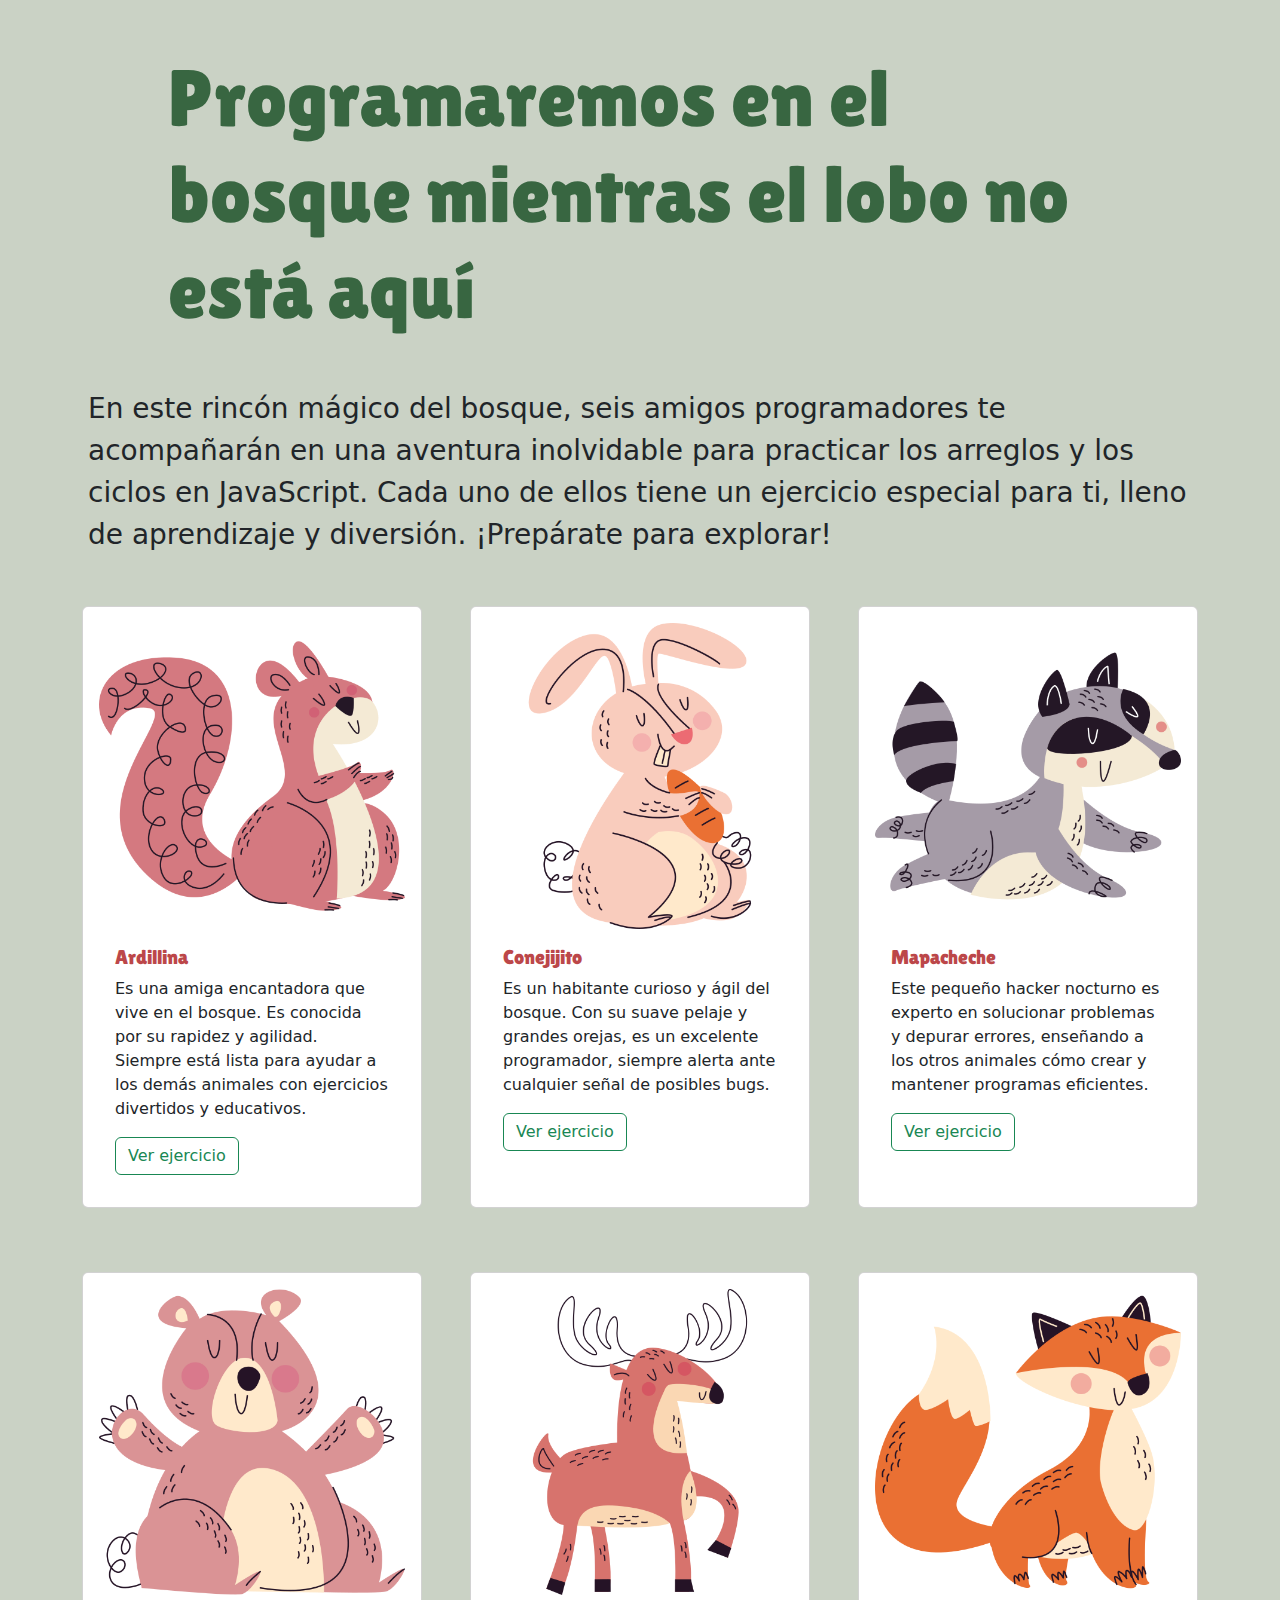
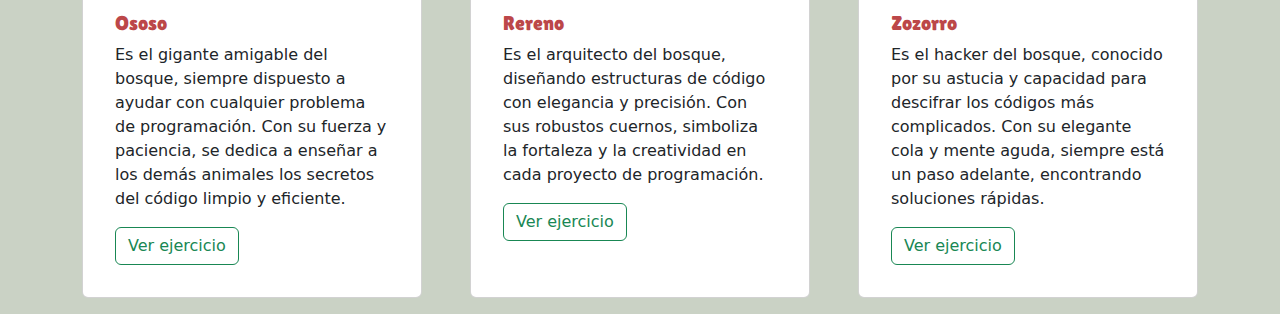
<file: index.html>
<!doctype html>
<html lang="en">

<head>
    <meta charset="utf-8">
    <meta name="viewport" content="width=device-width, initial-scale=1">
    <title>Arreglos y ciclos</title>
    <link rel="icon" href="./favicon.png">
    <link rel="stylesheet" href="./style.css">
    <link rel="preconnect" href="https://fonts.googleapis.com">
    <link rel="preconnect" href="https://fonts.gstatic.com" crossorigin>
    <link href="https://fonts.googleapis.com/css2?family=Lilita+One&display=swap" rel="stylesheet">
    <link href="https://cdn.jsdelivr.net/npm/bootstrap@5.3.3/dist/css/bootstrap.min.css" rel="stylesheet"
        integrity="sha384-QWTKZyjpPEjISv5WaRU9OFeRpok6YctnYmDr5pNlyT2bRjXh0JMhjY6hW+ALEwIH" crossorigin="anonymous">
</head>

<body class="bg">

    <head>
        <h1 class="display-1 px-5 text-center-justify" id="h1">Programaremos en el bosque mientras el lobo no está
            aquí
        </h1>
        <p class=" fs-3 px-5 text-start" id="header__text">En este rincón mágico del bosque, seis amigos
            programadores te
            acompañarán en una aventura
            inolvidable para
            practicar los arreglos y los ciclos en JavaScript. Cada uno de ellos tiene un ejercicio especial para ti,
            lleno de aprendizaje y diversión. ¡Prepárate para explorar!</p>
    </head>
    <main>
        <section>
            <div class="container d-flex justify-content-center">
                <div class="row row-cols-1 row-cols-sm-2 row-cols-md-3 g-5">
                    <div class="col d-flex justify-content-center mb-3">
                        <div class="card p-3">
                            <img src="./images/ardilla.png" class="img-fluid" alt="...">
                            <div class="card-body">
                                <h5 class="card__subtitle">Ardillina</h5>
                                <p class="card-text">Es una amiga encantadora que vive en el bosque. Es conocida por su
                                    rapidez y agilidad. Siempre está lista para ayudar a los demás animales con
                                    ejercicios divertidos y educativos.</p>
                                <a class="btn btn-outline-success" href="./src/pages/ejercicio1/ejercicio1.html">Ver
                                    ejercicio</a>
                            </div>
                        </div>
                    </div>
                    <div class="col d-flex justify-content-center mb-3">
                        <div class="card p-3">
                            <img src="./images/conejo.png" class="img-fluid" alt="...">
                            <div class="card-body">
                                <h5 class="card__subtitle">Conejijito</h5>
                                <p class="card-text">Es un habitante curioso y ágil del bosque. Con su suave pelaje y
                                    grandes orejas, es un excelente programador, siempre alerta ante cualquier señal de
                                    posibles bugs.</p>
                                <a class="btn btn-outline-success" href="./src/pages/ejercicio2/ejercicio2.html">Ver
                                    ejercicio</a>
                            </div>
                        </div>
                    </div>
                    <div class="col d-flex justify-content-center mb-3">
                        <div class="card p-3">
                            <img src="./images/mapache.png" class="img-fluid" alt="...">
                            <div class="card-body">
                                <h5 class="card__subtitle">Mapacheche</h5>
                                <p class="card-text">Este pequeño hacker nocturno es experto en solucionar problemas y
                                    depurar errores, enseñando a los otros animales cómo crear y mantener programas
                                    eficientes.</p>
                                <a class="btn btn-outline-success" href="./src/pages/ejercicio3/ejercicio3.html">Ver
                                    ejercicio</a>
                            </div>
                        </div>
                    </div>
                    <div class="col d-flex justify-content-center mb-3">
                        <div class="card p-3">
                            <img src="./images/oso.png" class="img-fluid" alt="caricatura de oso feliz">
                            <div class="card-body">
                                <h5 class="card__subtitle">Ososo</h5>
                                <p class="card-text">Es el gigante amigable del bosque, siempre dispuesto a ayudar con
                                    cualquier problema de programación. Con su fuerza y paciencia, se dedica a enseñar a
                                    los demás animales los secretos del código limpio y eficiente.</p>
                                <a class="btn btn-outline-success" href="./src/pages/ejercicio4/ejercicio4.html">Ver
                                    ejercicio</a>
                            </div>
                        </div>
                    </div>
                    <div class="col d-flex justify-content-center mb-3">
                        <div class="card p-3">
                            <img src="./images/reno.png" class="img-fluid" alt="caricatura de reno feliz">
                            <div class="card-body">
                                <h5 class="card__subtitle">Rereno</h5>
                                <p class="card-text">Es el arquitecto del bosque, diseñando estructuras de código con
                                    elegancia y precisión. Con sus robustos cuernos, simboliza la fortaleza y la
                                    creatividad en cada proyecto de programación.</p>
                                <a class="btn btn-outline-success" href="./src/pages/ejercicio5/ejercicio5.html">Ver
                                    ejercicio</a>
                            </div>
                        </div>
                    </div>
                    <div class="col d-flex justify-content-center mb-3">
                        <div class="card p-3">
                            <img src="./images/zorro.png" class="img-fluid" alt="caricatura de zorro feliz">
                            <div class="card-body">
                                <h5 class="card__subtitle">Zozorro</h5>
                                <p class="card-text">Es el hacker del bosque, conocido por su astucia y capacidad para
                                    descifrar los códigos más complicados. Con su elegante cola y mente aguda, siempre
                                    está un paso adelante, encontrando soluciones rápidas.</p>
                                <a class="btn btn-outline-success" href="./src/pages/ejercicio6/ejercicio6.html">Ver
                                    ejercicio</a>
                            </div>
                        </div>
                    </div>
                </div>
            </div>
        </section>
    </main>
    <script src="https://cdn.jsdelivr.net/npm/bootstrap@5.3.3/dist/js/bootstrap.bundle.min.js"
        integrity="sha384-YvpcrYf0tY3lHB60NNkmXc5s9fDVZLESaAA55NDzOxhy9GkcIdslK1eN7N6jIeHz"
        crossorigin="anonymous"></script>
</body>

</html>
</file>
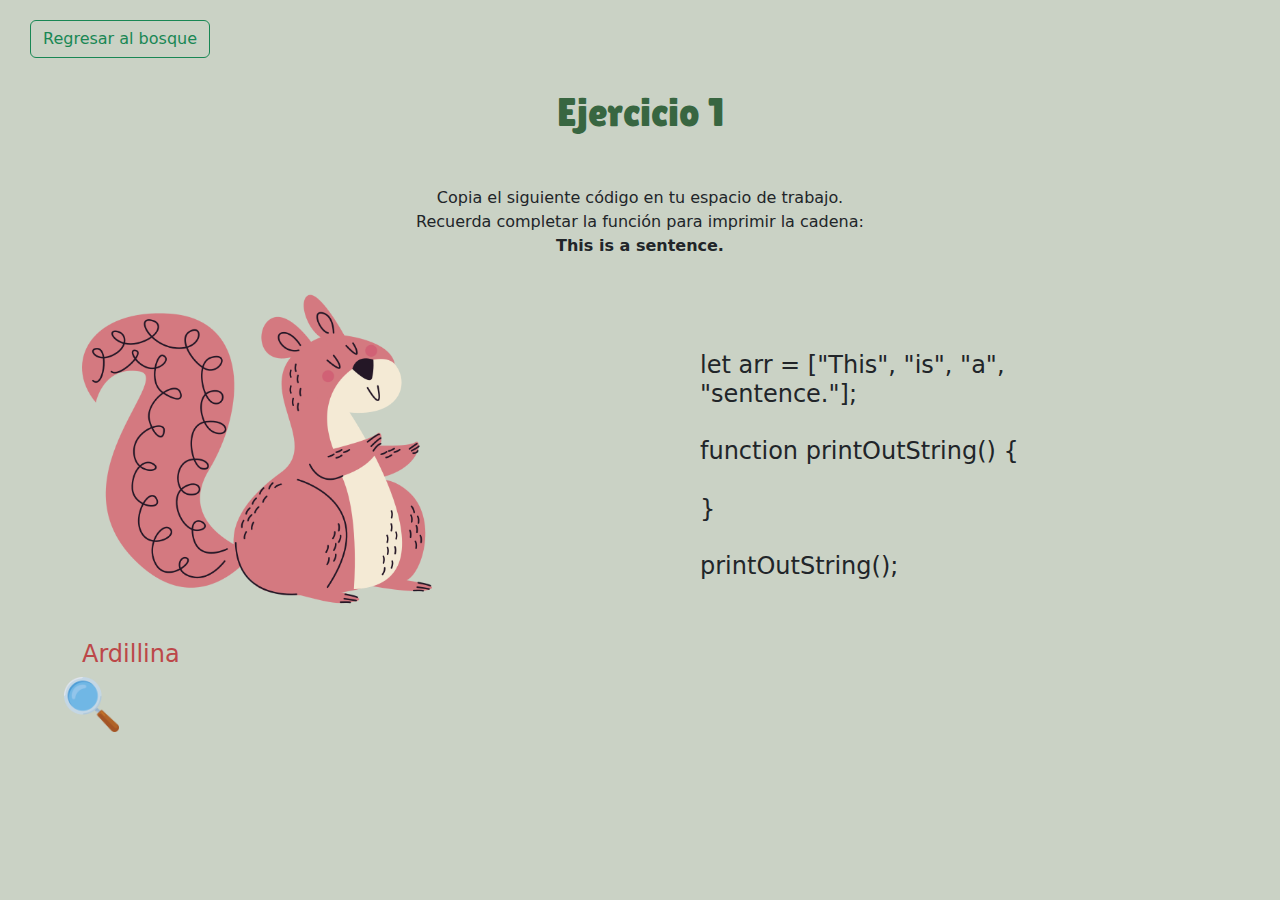
<file: src/pages/ejercicio1/ejercicio1.html>
<!doctype html>
<html lang="es">

<head>
    <meta charset="utf-8">
    <meta name="viewport" content="width=device-width, initial-scale=1">
    <title>Arreglos y ciclos</title>
    <link rel="icon" href="/favicon.png">
    <link rel="stylesheet" href="/style.css">
    <link rel="preconnect" href="https://fonts.googleapis.com">
    <link rel="preconnect" href="https://fonts.gstatic.com" crossorigin>
    <link href="https://fonts.googleapis.com/css2?family=Lilita+One&display=swap" rel="stylesheet">
    <link href="https://cdn.jsdelivr.net/npm/bootstrap@5.3.3/dist/css/bootstrap.min.css" rel="stylesheet"
        integrity="sha384-QWTKZyjpPEjISv5WaRU9OFeRpok6YctnYmDr5pNlyT2bRjXh0JMhjY6hW+ALEwIH" crossorigin="anonymous">
</head>

<body class="bg">

    <head>
        <a class="btn btn-outline-success" href="../../../index.html" id="button">Regresar al bosque</a>
        <div class="container">
            <h1 class="text-center" id="h1">
                Ejercicio 1</h1>
            <p class="text-center">Copia el siguiente código en tu espacio de trabajo. <br> Recuerda completar
                la
                función para imprimir la
                cadena: <br><strong>This is a sentence.</strong></p>
        </div>
    </head>

    <main>
        <section>
            <div class="container">
                <div class="row">
                    <div class="col">
                        <img src="../../../images/ardilla.png" alt="caricatura de ardilla feliz" class="img-fluid  mb-3"
                            id="animal">
                        <p class="h4" id="animal_text">Ardillina</p>
                    </div>
                    <div class="col">
                        <p class="h4 p-5" id="operacionUno"></p>
                    </div>
                </div>
            </div>
            <div class="container__share">
                <p class="text__hover">Inspecciona en las
                    devTools
                    para comparar el
                    resultado en la consola
                </p>
                <img src="../../../images/buscar.png" alt="icono de lupa" id="share">
            </div>
        </section>
    </main>

    <script src="https://cdn.jsdelivr.net/npm/bootstrap@5.3.3/dist/js/bootstrap.bundle.min.js"
        integrity="sha384-YvpcrYf0tY3lHB60NNkmXc5s9fDVZLESaAA55NDzOxhy9GkcIdslK1eN7N6jIeHz"
        crossorigin="anonymous"></script>
    <script src="./ejercicio1.js"></script>

</body>

</html>
</file>
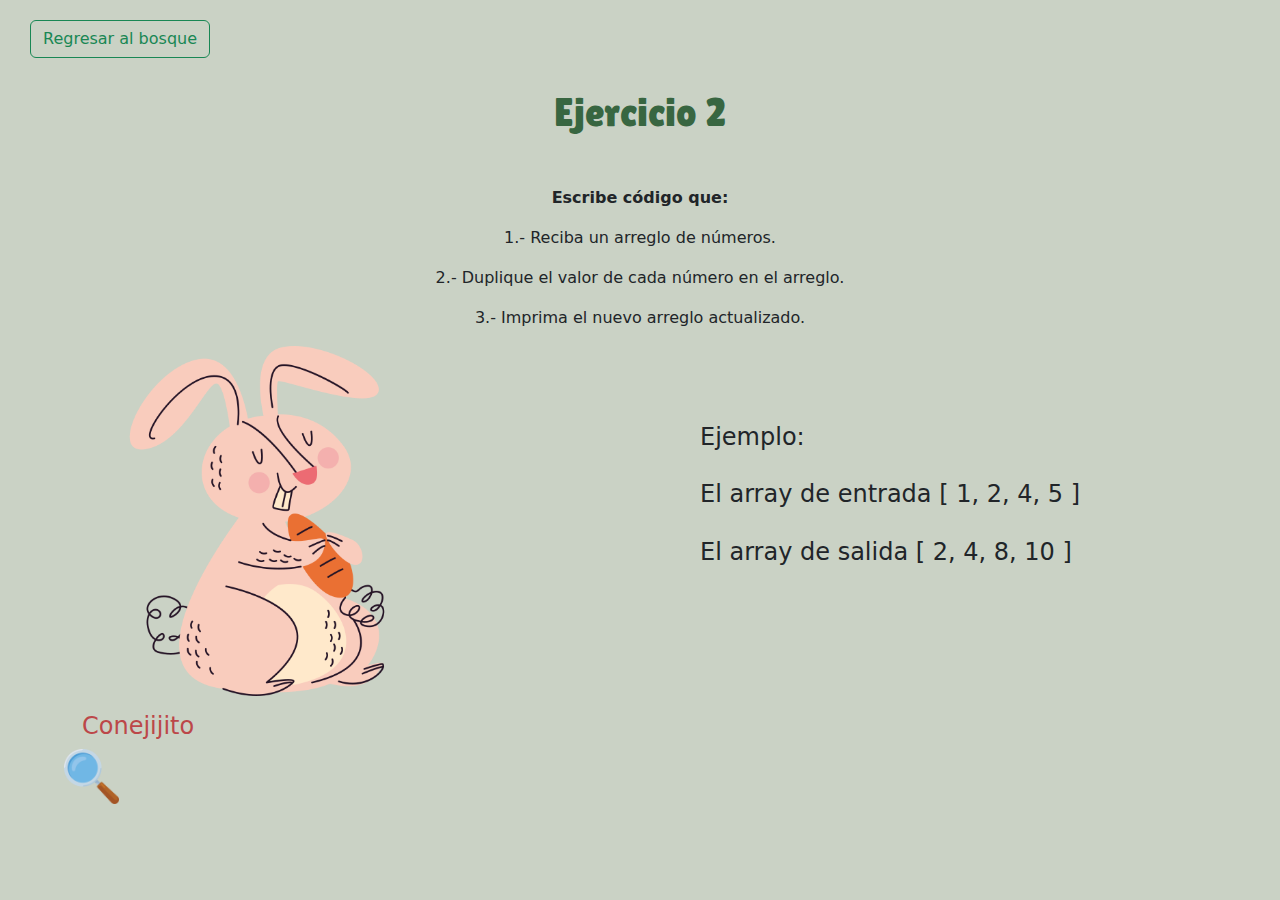
<file: src/pages/ejercicio2/ejercicio2.html>
<!doctype html>
<html lang="en">

<head>
    <meta charset="utf-8">
    <meta name="viewport" content="width=device-width, initial-scale=1">
    <title>Arreglos y ciclos</title>
    <link rel="icon" href="/favicon.png">
    <link rel="stylesheet" href="/style.css">
    <link rel="preconnect" href="https://fonts.googleapis.com">
    <link rel="preconnect" href="https://fonts.gstatic.com" crossorigin>
    <link href="https://fonts.googleapis.com/css2?family=Lilita+One&display=swap" rel="stylesheet">
    <link href="https://cdn.jsdelivr.net/npm/bootstrap@5.3.3/dist/css/bootstrap.min.css" rel="stylesheet"
        integrity="sha384-QWTKZyjpPEjISv5WaRU9OFeRpok6YctnYmDr5pNlyT2bRjXh0JMhjY6hW+ALEwIH" crossorigin="anonymous">
</head>

<body class="bg">

    <head>
        <a class="btn btn-outline-success" href="/index.html" id="button">Regresar al bosque</a>
        <div class="container">
            <h1 class="text-center" id="h1">
                Ejercicio 2</h1>
            <p class="text-center"><strong>Escribe código que:</strong></p>
            <div class="d-flex flex-column justify-content-center text-center">
                <p> 1.- Reciba un arreglo de números.</p>
                <p> 2.- Duplique el valor de cada número en el arreglo.</p>
                <p> 3.- Imprima el nuevo arreglo actualizado.</p>
            </div>
        </div>
    </head>

    <main>
        <section>
            <div class="container">
                <div class="row">
                    <div class="col">
                        <img src="/images/conejo.png" alt="caricatura de conejo feliz" class="img-fluid  mb-3"
                            id="animal">
                        <p class="h4" id="animal_text">Conejijito</p>
                    </div>
                    <div class="col">
                        <p class="h4 p-5" id="operacionDos"></p>
                    </div>
                </div>
            </div>
            <div class="container__share">
                <p class="text__hover">Inspecciona en las
                    devTools
                    para comparar el
                    resultado en la consola
                </p>
                <img src="/images/buscar.png" alt="icono de lupa" id="share">
            </div>
        </section>
    </main>

    <script src="https://cdn.jsdelivr.net/npm/bootstrap@5.3.3/dist/js/bootstrap.bundle.min.js"
        integrity="sha384-YvpcrYf0tY3lHB60NNkmXc5s9fDVZLESaAA55NDzOxhy9GkcIdslK1eN7N6jIeHz"
        crossorigin="anonymous"></script>
    <script src="./ejercicio2.js"></script>

</body>

</html>
</file>
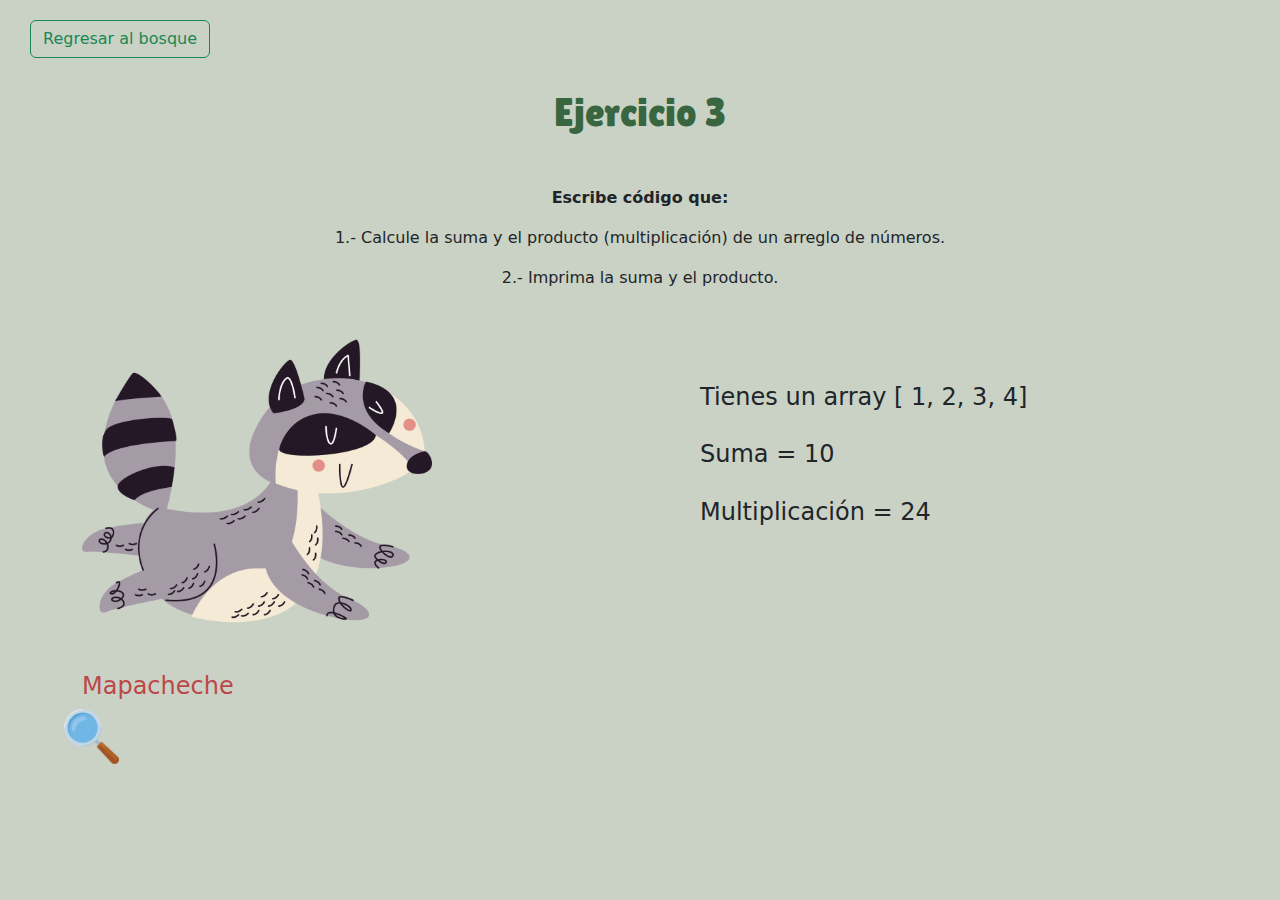
<file: src/pages/ejercicio3/ejercicio3.html>
<!doctype html>
<html lang="en">

<head>
    <meta charset="utf-8">
    <meta name="viewport" content="width=device-width, initial-scale=1">
    <title>Arreglos y ciclos</title>
    <link rel="icon" href="/favicon.png">
    <link rel="stylesheet" href="/style.css">
    <link rel="preconnect" href="https://fonts.googleapis.com">
    <link rel="preconnect" href="https://fonts.gstatic.com" crossorigin>
    <link href="https://fonts.googleapis.com/css2?family=Lilita+One&display=swap" rel="stylesheet">
    <link href="https://cdn.jsdelivr.net/npm/bootstrap@5.3.3/dist/css/bootstrap.min.css" rel="stylesheet"
        integrity="sha384-QWTKZyjpPEjISv5WaRU9OFeRpok6YctnYmDr5pNlyT2bRjXh0JMhjY6hW+ALEwIH" crossorigin="anonymous">
</head>

<body class="bg">

    <head>
        <a class="btn btn-outline-success" href="/index.html" id="button">Regresar al bosque</a>
        <div class="container">
            <h1 class="text-center" id="h1">
                Ejercicio 3</h1>
            <p class="text-center"><strong>Escribe código que:</strong></p>
            <div class="d-flex flex-column justify-content-center text-center">
                <p> 1.- Calcule la suma y el producto (multiplicación) de un arreglo de números.</p>
                <p> 2.- Imprima la suma y el producto.</p>
            </div>
        </div>
    </head>

    <main>
        <section>
            <div class="container">
                <div class="row">
                    <div class="col">
                        <img src="/images/mapache.png" alt="caricatura de un mapache feliz" class="img-fluid  mb-3"
                            id="animal">
                        <p class="h4" id="animal_text">Mapacheche</p>
                    </div>
                    <div class="col">
                        <p class="h4 p-5" id="operacionTres"></p>
                    </div>
                </div>
            </div>
            <div class="container__share">
                <p class="text__hover">Inspecciona en las
                    devTools
                    para comparar el
                    resultado en la consola
                </p>
                <img src="/images/buscar.png" alt="icono de lupa" id="share">
            </div>
        </section>
    </main>

    <script src="https://cdn.jsdelivr.net/npm/bootstrap@5.3.3/dist/js/bootstrap.bundle.min.js"
        integrity="sha384-YvpcrYf0tY3lHB60NNkmXc5s9fDVZLESaAA55NDzOxhy9GkcIdslK1eN7N6jIeHz"
        crossorigin="anonymous"></script>
    <script src="./ejercicio3.js"></script>

</body>

</html>
</file>
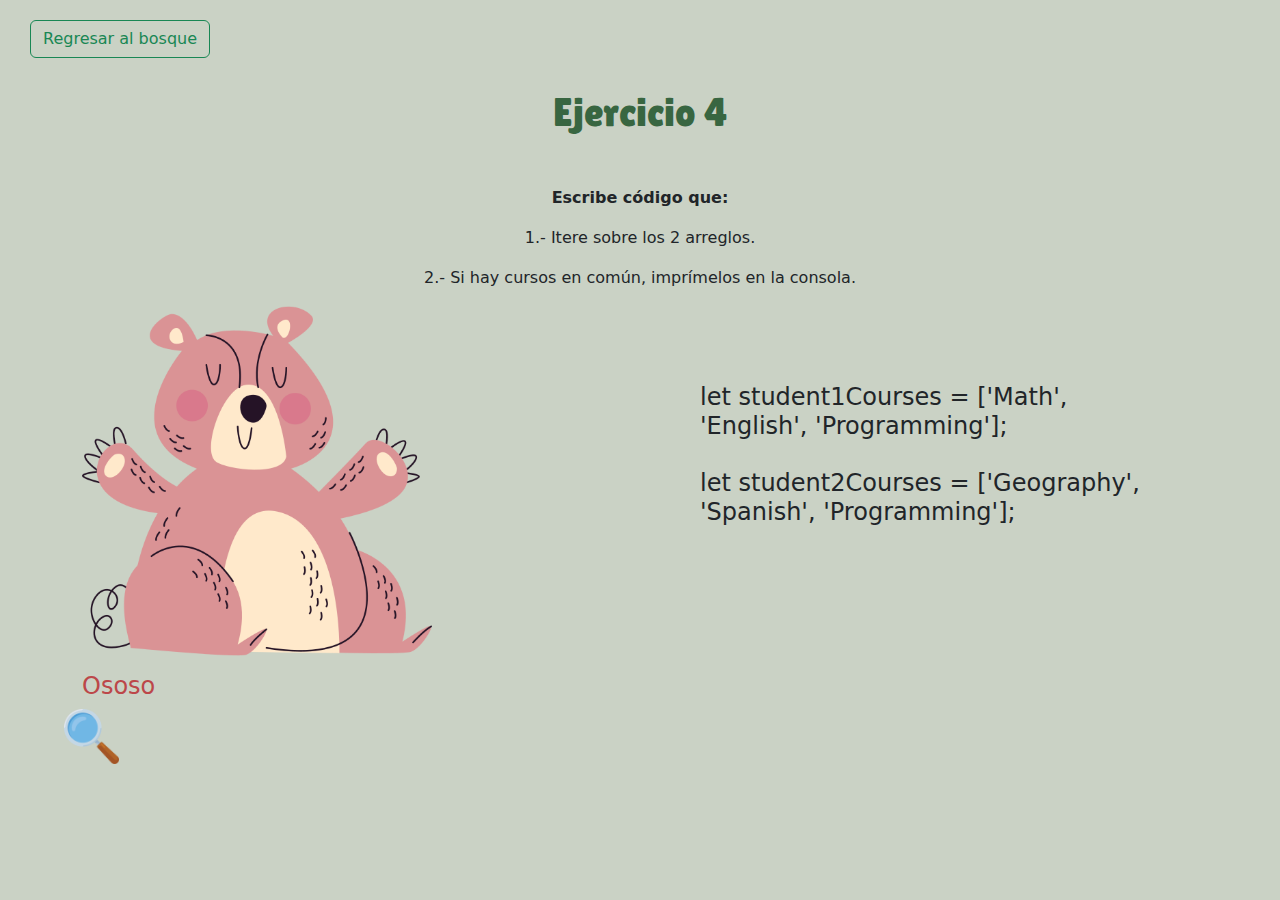
<file: src/pages/ejercicio4/ejercicio4.html>
<!doctype html>
<html lang="en">

<head>
    <meta charset="utf-8">
    <meta name="viewport" content="width=device-width, initial-scale=1">
    <title>Arreglos y ciclos</title>
    <link rel="icon" href="/favicon.png">
    <link rel="stylesheet" href="/style.css">
    <link rel="preconnect" href="https://fonts.googleapis.com">
    <link rel="preconnect" href="https://fonts.gstatic.com" crossorigin>
    <link href="https://fonts.googleapis.com/css2?family=Lilita+One&display=swap" rel="stylesheet">
    <link href="https://cdn.jsdelivr.net/npm/bootstrap@5.3.3/dist/css/bootstrap.min.css" rel="stylesheet"
        integrity="sha384-QWTKZyjpPEjISv5WaRU9OFeRpok6YctnYmDr5pNlyT2bRjXh0JMhjY6hW+ALEwIH" crossorigin="anonymous">
</head>

<body class="bg">

    <head>
        <a class="btn btn-outline-success" href="/index.html" id="button">Regresar al bosque</a>
        <div class="container">
            <h1 class="text-center" id="h1">
                Ejercicio 4</h1>
            <p class="text-center"><strong>Escribe código que:</strong></p>
            <div class="d-flex flex-column justify-content-center text-center">
                <p> 1.- Itere sobre los 2 arreglos.</p>
                <p> 2.- Si hay cursos en común, imprímelos en la consola.</p>
            </div>
        </div>
    </head>

    <main>
        <section>
            <div class="container">
                <div class="row">
                    <div class="col">
                        <img src="/images/oso.png" alt="caricatura de un oso feliz" class="img-fluid  mb-3" id="animal">
                        <p class="h4" id="animal_text">Ososo</p>
                    </div>
                    <div class="col">
                        <p class="h4 p-5" id="operacionCuatro"></p>
                    </div>
                </div>
            </div>
            <div class="container__share">
                <p class="text__hover">Inspecciona en las
                    devTools
                    para comparar el
                    resultado en la consola
                </p>
                <img src="/images/buscar.png" alt="icono de lupa" id="share">
            </div>
        </section>
    </main>

    <script src="https://cdn.jsdelivr.net/npm/bootstrap@5.3.3/dist/js/bootstrap.bundle.min.js"
        integrity="sha384-YvpcrYf0tY3lHB60NNkmXc5s9fDVZLESaAA55NDzOxhy9GkcIdslK1eN7N6jIeHz"
        crossorigin="anonymous"></script>
    <script src="./ejercicio4.js"></script>

</body>

</html>
</file>
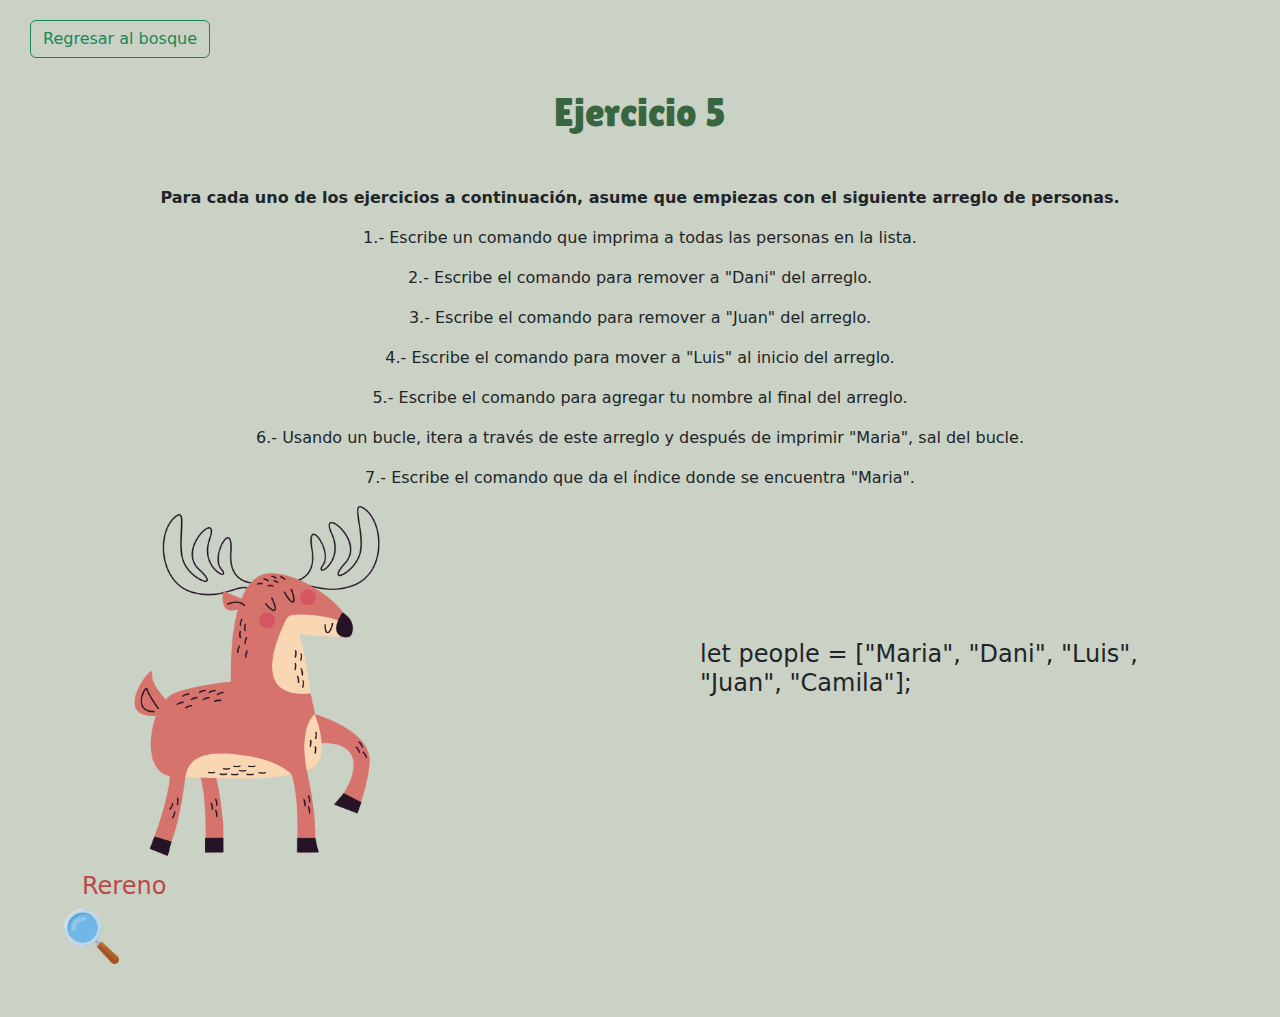
<file: src/pages/ejercicio5/ejercicio5.html>
<!doctype html>
<html lang="en">

<head>
    <meta charset="utf-8">
    <meta name="viewport" content="width=device-width, initial-scale=1">
    <title>Arreglos y ciclos</title>
    <link rel="icon" href="/favicon.png">
    <link rel="stylesheet" href="/style.css">
    <link rel="preconnect" href="https://fonts.googleapis.com">
    <link rel="preconnect" href="https://fonts.gstatic.com" crossorigin>
    <link href="https://fonts.googleapis.com/css2?family=Lilita+One&display=swap" rel="stylesheet">
    <link href="https://cdn.jsdelivr.net/npm/bootstrap@5.3.3/dist/css/bootstrap.min.css" rel="stylesheet"
        integrity="sha384-QWTKZyjpPEjISv5WaRU9OFeRpok6YctnYmDr5pNlyT2bRjXh0JMhjY6hW+ALEwIH" crossorigin="anonymous">
</head>

<body class="bg">

    <head>
        <a class="btn btn-outline-success" href="/index.html" id="button">Regresar al bosque</a>
        <div class="container">
            <h1 class="text-center" id="h1">
                Ejercicio 5</h1>
            <p class="text-center"><strong>Para cada uno de los ejercicios a continuación, asume que empiezas con el
                    siguiente arreglo de personas.</strong></p>
            <div class="d-flex flex-column justify-content-center text-center">
                <p>1.- Escribe un comando que imprima a todas las personas en la lista.</p>
                <p>2.- Escribe el comando para remover a "Dani" del arreglo.</p>
                <p>3.- Escribe el comando para remover a "Juan" del arreglo.</p>
                <p>4.- Escribe el comando para mover a "Luis" al inicio del arreglo.</p>
                <p>5.- Escribe el comando para agregar tu nombre al final del arreglo.</p>
                <p>6.- Usando un bucle, itera a través de este arreglo y después de imprimir "Maria", sal del bucle.</p>
                <p>7.- Escribe el comando que da el índice donde se encuentra "Maria".</p>
            </div>
        </div>
    </head>

    <main>
        <section>
            <div class="container">
                <div class="row">
                    <div class="col">
                        <img src="/images/reno.png" alt="caricatura de reno feliz" class="img-fluid  mb-3" id="animal">
                        <p class="h4" id="animal_text">Rereno</p>
                    </div>
                    <div class="col">
                        <p class="h4 p-5" id="operacionCinco"></p>
                    </div>
                </div>
            </div>
            <div class="container__share">
                <p class="text__hover">Inspecciona en las
                    devTools
                    para comparar el
                    resultado en la consola
                </p>
                <img src="/images/buscar.png" alt="icono de lupa" id="share">
            </div>
        </section>
    </main>

    <script src="https://cdn.jsdelivr.net/npm/bootstrap@5.3.3/dist/js/bootstrap.bundle.min.js"
        integrity="sha384-YvpcrYf0tY3lHB60NNkmXc5s9fDVZLESaAA55NDzOxhy9GkcIdslK1eN7N6jIeHz"
        crossorigin="anonymous"></script>
    <script src="./ejercicio5.js"></script>

</body>

</html>
</file>
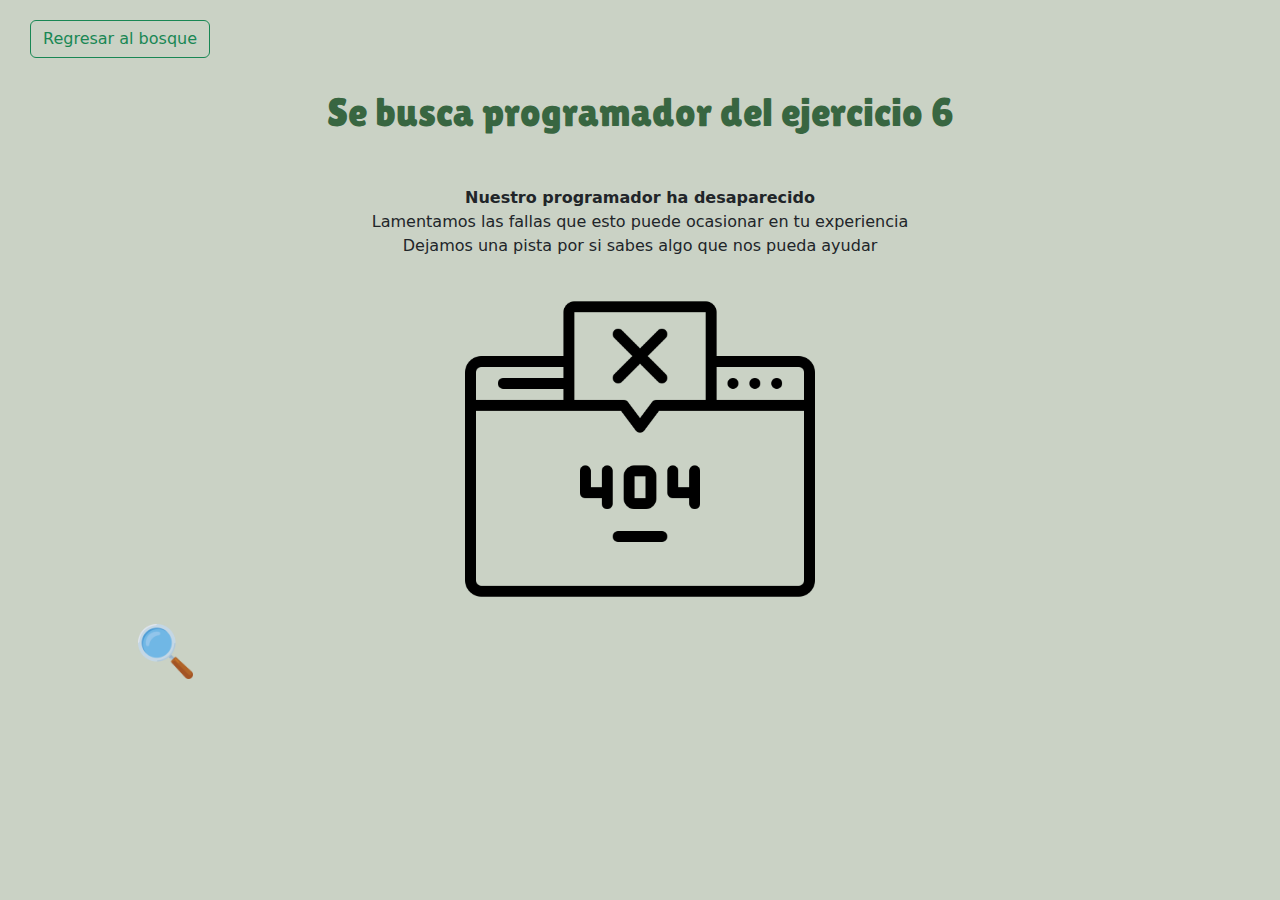
<file: src/pages/ejercicio6/ejercicio6.html>
<!doctype html>
<html lang="en">

<head>
    <meta charset="utf-8">
    <meta name="viewport" content="width=device-width, initial-scale=1">
    <title>Arreglos y ciclos</title>
    <link rel="icon" href="/favicon.png">
    <link rel="stylesheet" href="/style.css">
    <link rel="preconnect" href="https://fonts.googleapis.com">
    <link rel="preconnect" href="https://fonts.gstatic.com" crossorigin>
    <link href="https://fonts.googleapis.com/css2?family=Lilita+One&display=swap" rel="stylesheet">
    <link href="https://cdn.jsdelivr.net/npm/bootstrap@5.3.3/dist/css/bootstrap.min.css" rel="stylesheet"
        integrity="sha384-QWTKZyjpPEjISv5WaRU9OFeRpok6YctnYmDr5pNlyT2bRjXh0JMhjY6hW+ALEwIH" crossorigin="anonymous">
</head>

<body class="bg">

    <head>
        <a class="btn btn-outline-success" href="/index.html" id="button">Regresar al bosque</a>
        <div class="container">
            <h1 class="text-center" id="h1">
                Se busca programador del ejercicio 6</h1>
            <p class="text-center"><strong>Nuestro programador ha desaparecido</strong> <br> Lamentamos las fallas que
                esto puede ocasionar en tu experiencia <br>Dejamos una pista por si sabes algo que nos pueda ayudar</p>
    </head>

    <main>
        <section>
            <div class="container d-flex justify-content-center">
                <img src="/images/error-404.png" alt="icono de error 404" class="img-fluid" id="error">
            </div>
            <div class="container__share">
                <p class="text__hover">Lleva desde el 2 de febrero desaparecido, después de que se escuchó al
                    señor de los tamales gritar "2 X 1", en el centro de la CDMX.
                </p>
                <img src="/images/buscar.png" alt="icono de lupa" id="share">
            </div>
        </section>
    </main>

    <script src="https://cdn.jsdelivr.net/npm/bootstrap@5.3.3/dist/js/bootstrap.bundle.min.js"
        integrity="sha384-YvpcrYf0tY3lHB60NNkmXc5s9fDVZLESaAA55NDzOxhy9GkcIdslK1eN7N6jIeHz"
        crossorigin="anonymous"></script>
    <script src="./ejercicio6.js"></script>

</body>

</html>
</file>
<file: style.css>
:root {
  --font-title: "Lilita One", serif;
}

.bg {
  background-color: #cad2c5;
}

#h1 {
  color: #386641;
  font-family: var(--font-title);
  max-width: 1040px;
  margin: 50px auto;
}

#header__text {
  max-width: 1200px;
  margin: 50px auto;
  text-align: justify;
}

.card__subtitle {
  color: #bc4749;
  font-family: var(--font-title);
}

#subtitle__one {
  font-weight: 600;
  color: #6c584c;
}

.card-img {
  width: 50px;
}

#button {
  position: relative;
  top: 20px;
  left: 30px;
}

#animal {
  max-width: 350px;
}

#animal_text {
  color: #bc4749;
}

.text__hover {
  position: absolute;
  top: 30%;
  left: 80%;
  background-color: rgba(0, 0, 0, 0.7);
  color: white;
  padding: 10px;
  border-radius: 5px;
  opacity: 0;
  width: 250px;
}

.container__share {
  position: relative;
  left: 5%;
  display: inline-block;
}

.container__share:hover .text__hover {
  opacity: 1;
}

#share {
  max-width: 55px;
  margin: auto;
}

#error {
  max-width: 350px;
}
</file>
